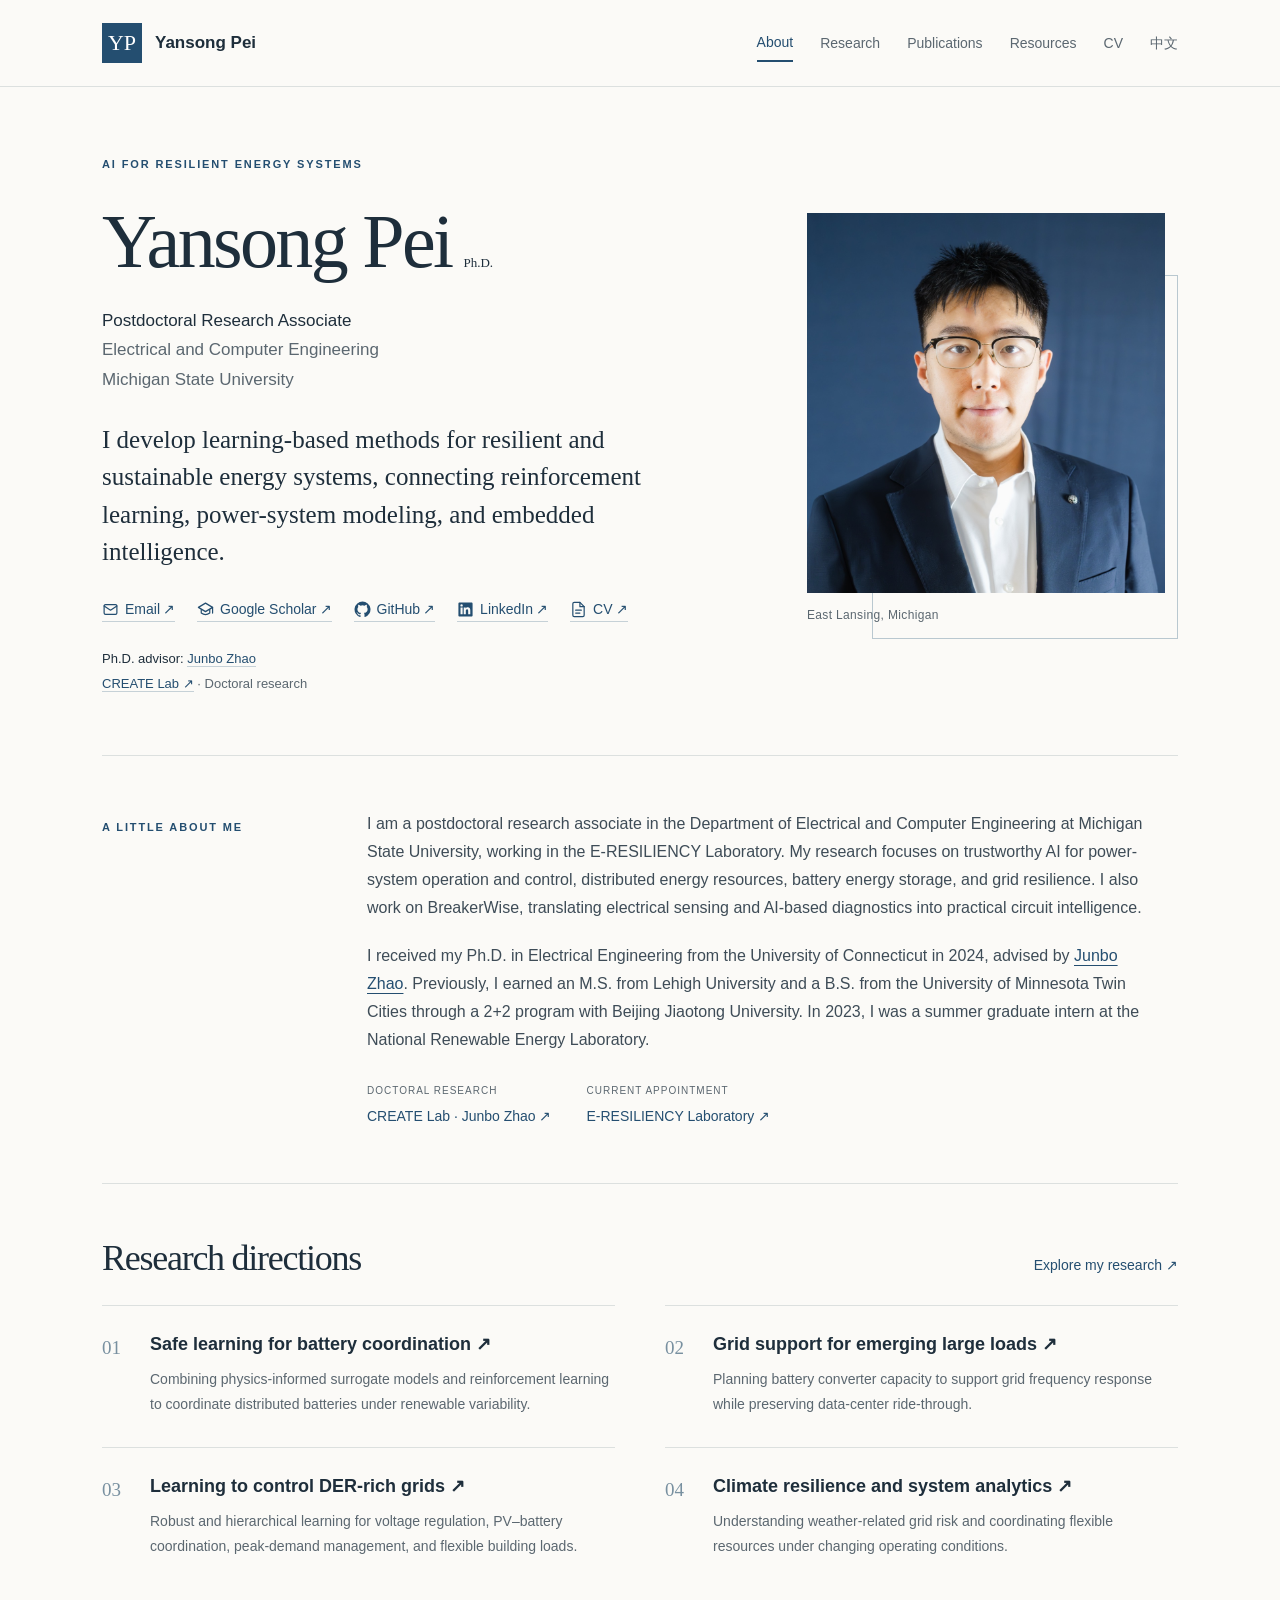
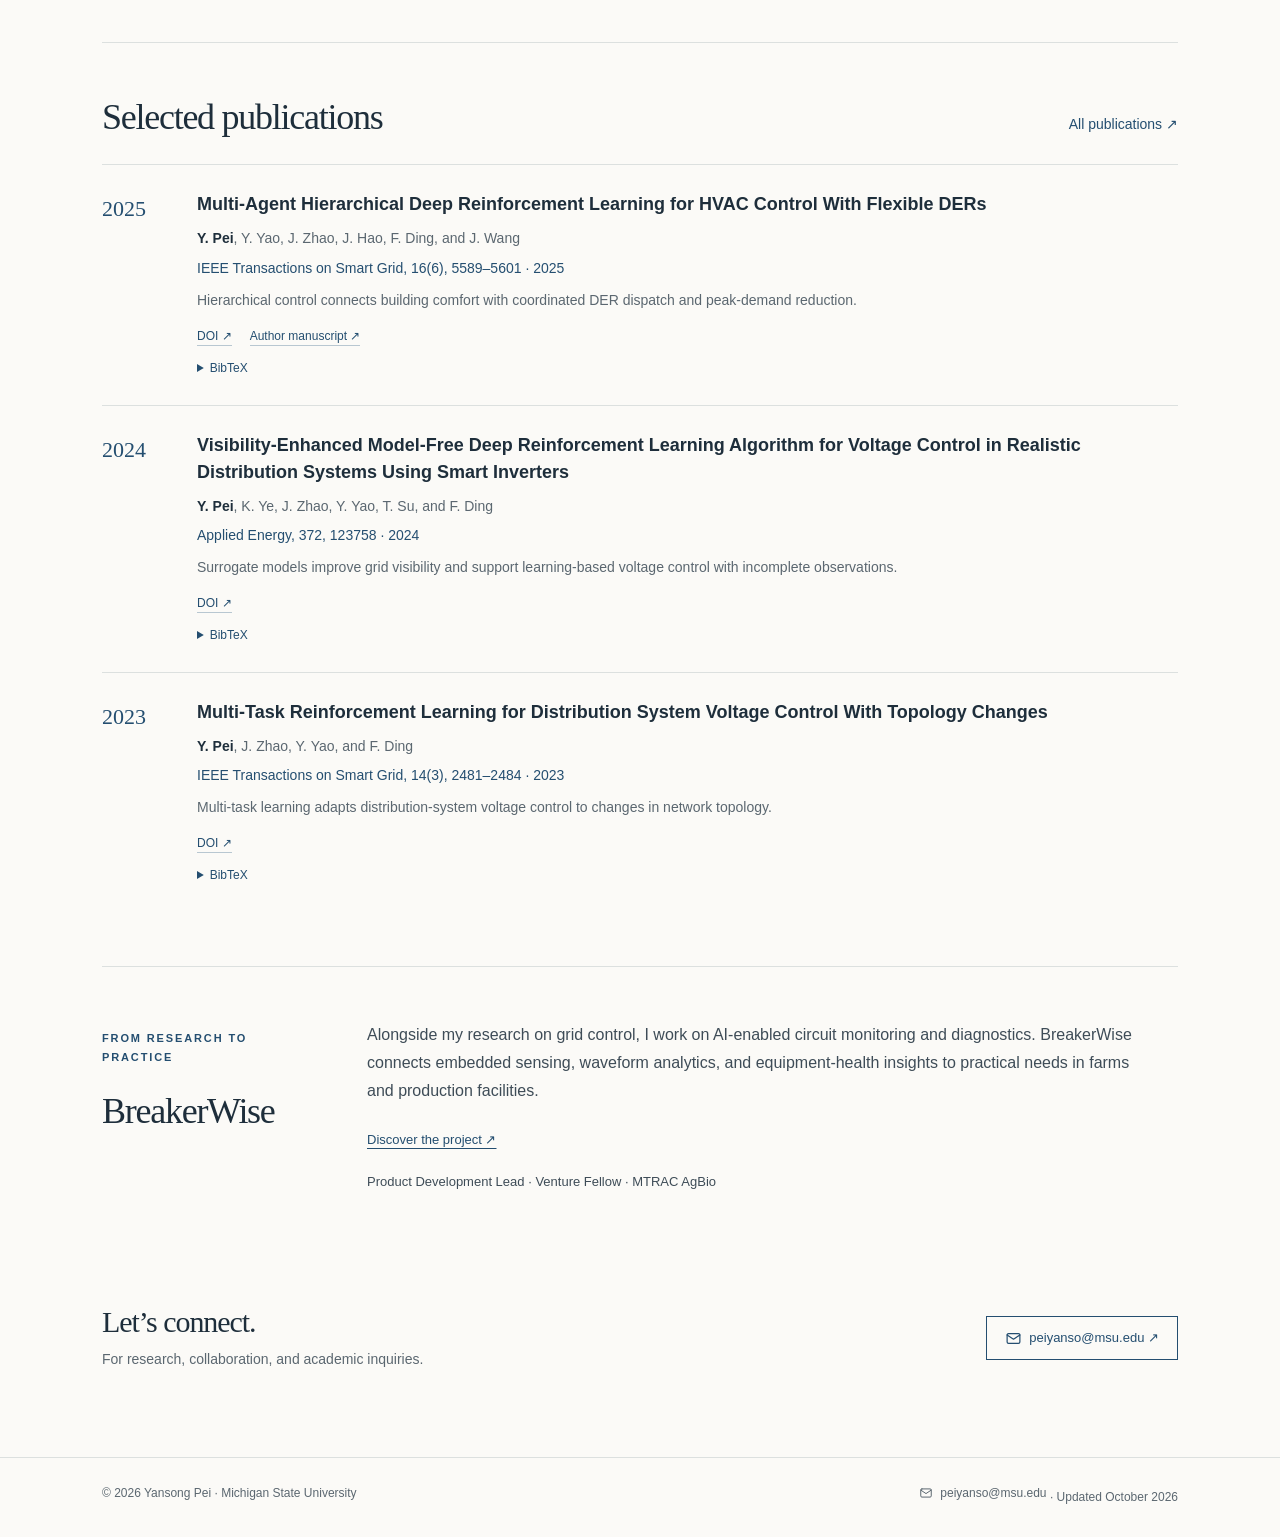
<file: index.html>
<!doctype html>
<html lang="en"><head><meta charset="utf-8"><meta name="viewport" content="width=device-width,initial-scale=1">
<title>Yansong Pei | AI for Power &amp; Energy Systems</title><meta name="description" content="I develop learning-based methods for resilient and sustainable energy systems, connecting reinforcement learning, power-system modeling, and embedded intelligence. Postdoctoral Research Associate at Michigan State University."><meta name="author" content="Yansong Pei"><meta name="robots" content="index,follow,max-image-preview:large"><meta name="google-site-verification" content="vVhUchJQVRA6qV_Si1U12F6eioEQoy0NqhwxMnwNhr4">
<link rel="canonical" href="https://ypp-peipei.github.io/"><link rel="alternate" hreflang="en" href="https://ypp-peipei.github.io/"><link rel="alternate" hreflang="zh-CN" href="https://ypp-peipei.github.io/zh.html"><link rel="alternate" hreflang="x-default" href="https://ypp-peipei.github.io/"><link rel="icon" href="favicon.svg" type="image/svg+xml"><link rel="stylesheet" href="style.css">
<meta property="og:type" content="website"><meta property="og:title" content="Yansong Pei | AI for Power &amp; Energy Systems"><meta property="og:description" content="I develop learning-based methods for resilient and sustainable energy systems, connecting reinforcement learning, power-system modeling, and embedded intelligence. Postdoctoral Research Associate at Michigan State University."><meta property="og:url" content="https://ypp-peipei.github.io/"><meta property="og:image" content="https://ypp-peipei.github.io/portrait.jpg"><meta property="og:image:alt" content="Portrait of Yansong Pei"><meta name="twitter:card" content="summary"><meta name="theme-color" content="#244e70">
<script type="application/ld+json">{"@context": "https://schema.org", "@type": "ProfilePage", "dateModified": "2026-10-23", "url": "https://ypp-peipei.github.io/", "mainEntity": {"@type": "Person", "@id": "https://ypp-peipei.github.io/#person", "name": "Yansong Pei", "url": "https://ypp-peipei.github.io/", "image": "https://ypp-peipei.github.io/portrait.jpg", "jobTitle": "Postdoctoral Research Associate", "description": "I develop learning-based methods for resilient and sustainable energy systems, connecting reinforcement learning, power-system modeling, and embedded intelligence.", "email": "peiyanso@msu.edu", "worksFor": {"@type": "CollegeOrUniversity", "name": "Michigan State University"}, "alumniOf": [{"@type": "CollegeOrUniversity", "name": "University of Connecticut"}, {"@type": "CollegeOrUniversity", "name": "Lehigh University"}, {"@type": "CollegeOrUniversity", "name": "University of Minnesota Twin Cities"}], "sameAs": ["https://scholar.google.com/citations?user=QDawInYAAAAJ&hl=en", "https://github.com/ypp-peipei", "https://www.linkedin.com/in/yansong-pei-6686b8173", "https://www.egr.msu.edu/e-resiliency/people.html"]}}</script><script src="site.js" defer></script></head><body>
<a class="skip" href="#main">Skip to content</a><header class="site-header"><div class="container header-inner"><a class="brand" href="index.html"><span class="monogram" aria-hidden="true">YP</span>Yansong Pei</a><button class="menu-toggle" aria-controls="navigation" aria-expanded="false">Menu</button><nav class="nav" id="navigation" aria-label="Main navigation"><a href="index.html" aria-current="page">About</a><a href="research.html">Research</a><a href="publications.html">Publications</a><a href="materials.html">Resources</a><a href="cv.html">CV</a><a href="zh.html" class="">中文</a></nav></div></header>
<main class="container" id="main"><section class="hero"><div><p class="eyebrow">AI for resilient energy systems</p><h1>Yansong Pei<span class="small" style="letter-spacing:0;margin-left:12px">Ph.D.</span></h1><p class="role"><strong>Postdoctoral Research Associate</strong><br>Electrical and Computer Engineering<br>Michigan State University</p><p class="intro">I develop learning-based methods for resilient and sustainable energy systems, connecting reinforcement learning, power-system modeling, and embedded intelligence.</p><div class="socials"><a href="mailto:peiyanso@msu.edu" class="icon-link"><svg class="link-icon" viewBox="0 0 24 24" width="17" height="17" fill="none" stroke="currentColor" stroke-width="1.7" stroke-linecap="round" stroke-linejoin="round" aria-hidden="true" focusable="false"><rect x="3" y="5" width="18" height="14" rx="2"/><path d="m3 7 9 6 9-6"/></svg>Email <span aria-hidden="true">↗</span></a><a href="https://scholar.google.com/citations?user=QDawInYAAAAJ&amp;hl=en" class="icon-link"><svg class="link-icon" viewBox="0 0 24 24" width="17" height="17" fill="none" stroke="currentColor" stroke-width="1.7" stroke-linecap="round" stroke-linejoin="round" aria-hidden="true" focusable="false"><path d="m2 9 10-6 10 6-10 6L2 9Z"/><path d="M6 12v5c3.5 2.7 8.5 2.7 12 0v-5M22 9v8"/></svg>Google Scholar <span aria-hidden="true">↗</span></a><a href="https://github.com/ypp-peipei" class="icon-link"><svg class="link-icon" viewBox="0 0 24 24" width="17" height="17" fill="none" stroke="currentColor" stroke-width="1.7" stroke-linecap="round" stroke-linejoin="round" aria-hidden="true" focusable="false"><path fill="currentColor" stroke="none" d="M12 .75a11.25 11.25 0 0 0-3.56 21.92c.56.1.77-.24.77-.54v-2.1c-3.13.68-3.79-1.33-3.79-1.33-.51-1.3-1.25-1.65-1.25-1.65-1.02-.7.08-.69.08-.69 1.13.08 1.73 1.16 1.73 1.16 1 1.72 2.64 1.22 3.28.93.1-.72.39-1.22.71-1.5-2.5-.29-5.13-1.25-5.13-5.56 0-1.23.44-2.23 1.16-3.02-.12-.29-.5-1.43.11-2.98 0 0 .95-.3 3.1 1.16a10.8 10.8 0 0 1 5.63 0c2.15-1.46 3.09-1.16 3.09-1.16.61 1.55.23 2.69.11 2.98.73.79 1.16 1.79 1.16 3.02 0 4.32-2.63 5.27-5.14 5.55.4.35.76 1.04.76 2.1v3.09c0 .3.2.65.77.54A11.25 11.25 0 0 0 12 .75Z"/></svg>GitHub <span aria-hidden="true">↗</span></a><a href="https://www.linkedin.com/in/yansong-pei-6686b8173" class="icon-link"><svg class="link-icon" viewBox="0 0 24 24" width="17" height="17" fill="none" stroke="currentColor" stroke-width="1.7" stroke-linecap="round" stroke-linejoin="round" aria-hidden="true" focusable="false"><path fill="currentColor" stroke="none" d="M20.45 2H3.55C2.69 2 2 2.68 2 3.52v16.96c0 .84.69 1.52 1.55 1.52h16.9c.86 0 1.55-.68 1.55-1.52V3.52c0-.84-.69-1.52-1.55-1.52ZM7.93 18.75H4.97V9.2h2.96v9.55ZM6.45 7.9a1.72 1.72 0 1 1 0-3.44 1.72 1.72 0 0 1 0 3.44Zm12.3 10.85h-2.96V14.1c0-1.11-.02-2.54-1.55-2.54-1.55 0-1.79 1.21-1.79 2.46v4.73H9.49V9.2h2.84v1.3h.04c.39-.74 1.36-1.53 2.8-1.53 2.99 0 3.58 1.97 3.58 4.53v5.25Z"/></svg>LinkedIn <span aria-hidden="true">↗</span></a><a href="cv.html" class="icon-link"><svg class="link-icon" viewBox="0 0 24 24" width="17" height="17" fill="none" stroke="currentColor" stroke-width="1.7" stroke-linecap="round" stroke-linejoin="round" aria-hidden="true" focusable="false"><path d="M14 2H6a2 2 0 0 0-2 2v16a2 2 0 0 0 2 2h12a2 2 0 0 0 2-2V8l-6-6Z"/><path d="M14 2v6h6M8 13h8M8 17h6"/></svg>CV <span aria-hidden="true">↗</span></a></div><p class="academic-link">Ph.D. advisor: <a href="https://sites.dartmouth.edu/cpeslab/junbo-zhao/" class="">Junbo Zhao</a><br><a href="https://sites.dartmouth.edu/cpeslab/" class="">CREATE Lab ↗</a> <span class="muted">· Doctoral research</span></p></div><figure class="portrait-wrap"><img class="portrait" src="portrait.jpg" width="1065" height="1600" fetchpriority="high" alt="Yansong Pei"><figcaption>East Lansing, Michigan</figcaption></figure></section>
<section class="section about-grid" aria-labelledby="about-title"><div><p class="eyebrow" id="about-title">A little about me</p></div><div class="prose"><p>I am a postdoctoral research associate in the Department of Electrical and Computer Engineering at Michigan State University, working in the E-RESILIENCY Laboratory. My research focuses on trustworthy AI for power-system operation and control, distributed energy resources, battery energy storage, and grid resilience. I also work on BreakerWise, translating electrical sensing and AI-based diagnostics into practical circuit intelligence.</p><p>I received my Ph.D. in Electrical Engineering from the University of Connecticut in 2024, advised by <a href="https://sites.dartmouth.edu/cpeslab/junbo-zhao/" class="">Junbo Zhao</a>. Previously, I earned an M.S. from Lehigh University and a B.S. from the University of Minnesota Twin Cities through a 2+2 program with Beijing Jiaotong University. In 2023, I was a summer graduate intern at the National Renewable Energy Laboratory.</p><div class="lab-links"><div><span>Doctoral research</span><a href="https://sites.dartmouth.edu/cpeslab/" class="">CREATE Lab · Junbo Zhao ↗</a></div><div><span>Current appointment</span><a href="https://www.egr.msu.edu/e-resiliency/people.html" class="">E-RESILIENCY Laboratory ↗</a></div></div></div></section>
<section class="section"><div class="section-heading"><h2>Research directions</h2><a href="research.html" class="">Explore my research ↗</a></div><div class="research-overview"><article class="research-teaser"><span class="number">01</span><div><h3><a href="research.html#safe-bess" class="">Safe learning for battery coordination <span aria-hidden="true">↗</span></a></h3><p>Combining physics-informed surrogate models and reinforcement learning to coordinate distributed batteries under renewable variability.</p></div></article><article class="research-teaser"><span class="number">02</span><div><h3><a href="research.html#data-centers" class="">Grid support for emerging large loads <span aria-hidden="true">↗</span></a></h3><p>Planning battery converter capacity to support grid frequency response while preserving data-center ride-through.</p></div></article><article class="research-teaser"><span class="number">03</span><div><h3><a href="research.html#der-control" class="">Learning to control DER-rich grids <span aria-hidden="true">↗</span></a></h3><p>Robust and hierarchical learning for voltage regulation, PV–battery coordination, peak-demand management, and flexible building loads.</p></div></article><article class="research-teaser"><span class="number">04</span><div><h3><a href="research.html#resilience" class="">Climate resilience and system analytics <span aria-hidden="true">↗</span></a></h3><p>Understanding weather-related grid risk and coordinating flexible resources under changing operating conditions.</p></div></article></div></section>
<section class="section"><div class="section-heading"><h2>Selected publications</h2><a href="publications.html" class="">All publications ↗</a></div><article class="publication" id="pei2025hvac" data-paper data-type="journal" data-year="2025" data-search="multi-agent hierarchical deep reinforcement learning for hvac control with flexible ders y. pei, y. yao, j. zhao, j. hao, f. ding, and j. wang ieee transactions on smart grid published 2025">
    <div class="pub-year">2025</div><div><h3><a href="https://doi.org/10.1109/TSG.2025.3598082" class="">Multi-Agent Hierarchical Deep Reinforcement Learning for HVAC Control With Flexible DERs</a></h3><p class="authors"><strong>Y. Pei</strong>, Y. Yao, J. Zhao, J. Hao, F. Ding, and J. Wang</p><p class="venue">IEEE Transactions on Smart Grid, 16(6), 5589–5601 · 2025</p><p class="pub-summary">Hierarchical control connects building comfort with coordinated DER dispatch and peak-demand reduction.</p>
    <div class="pub-links"><a href="https://doi.org/10.1109/TSG.2025.3598082" class="">DOI ↗</a><a href="https://www.osti.gov/pages/servlets/purl/2587057" class="">Author manuscript ↗</a></div><details class="citation"><summary>BibTeX</summary><pre id="bib-pei2025hvac">@article{pei2025hvac,
  title = {{Multi-Agent Hierarchical Deep Reinforcement Learning for HVAC Control With Flexible DERs}},
  author = {Y. Pei and Y. Yao and J. Zhao and J. Hao and F. Ding and J. Wang},
  year = {2025},
  journal = {IEEE Transactions on Smart Grid},
  volume = {16},
  number = {6},
  pages = {5589--5601},
  doi = {10.1109/TSG.2025.3598082}
}</pre><button class="copy" data-copy="bib-pei2025hvac" aria-live="polite">Copy citation</button></details></div></article><article class="publication" id="pei2024visibility" data-paper data-type="journal" data-year="2024" data-search="visibility-enhanced model-free deep reinforcement learning algorithm for voltage control in realistic distribution systems using smart inverters y. pei, k. ye, j. zhao, y. yao, t. su, and f. ding applied energy published 2024">
    <div class="pub-year">2024</div><div><h3><a href="https://doi.org/10.1016/j.apenergy.2024.123758" class="">Visibility-Enhanced Model-Free Deep Reinforcement Learning Algorithm for Voltage Control in Realistic Distribution Systems Using Smart Inverters</a></h3><p class="authors"><strong>Y. Pei</strong>, K. Ye, J. Zhao, Y. Yao, T. Su, and F. Ding</p><p class="venue">Applied Energy, 372, 123758 · 2024</p><p class="pub-summary">Surrogate models improve grid visibility and support learning-based voltage control with incomplete observations.</p>
    <div class="pub-links"><a href="https://doi.org/10.1016/j.apenergy.2024.123758" class="">DOI ↗</a></div><details class="citation"><summary>BibTeX</summary><pre id="bib-pei2024visibility">@article{pei2024visibility,
  title = {{Visibility-Enhanced Model-Free Deep Reinforcement Learning Algorithm for Voltage Control in Realistic Distribution Systems Using Smart Inverters}},
  author = {Y. Pei and K. Ye and J. Zhao and Y. Yao and T. Su and F. Ding},
  year = {2024},
  journal = {Applied Energy},
  volume = {372},
  pages = {123758},
  doi = {10.1016/j.apenergy.2024.123758}
}</pre><button class="copy" data-copy="bib-pei2024visibility" aria-live="polite">Copy citation</button></details></div></article><article class="publication" id="pei2023multitask" data-paper data-type="journal" data-year="2023" data-search="multi-task reinforcement learning for distribution system voltage control with topology changes y. pei, j. zhao, y. yao, and f. ding ieee transactions on smart grid published 2023">
    <div class="pub-year">2023</div><div><h3><a href="https://doi.org/10.1109/TSG.2022.3233766" class="">Multi-Task Reinforcement Learning for Distribution System Voltage Control With Topology Changes</a></h3><p class="authors"><strong>Y. Pei</strong>, J. Zhao, Y. Yao, and F. Ding</p><p class="venue">IEEE Transactions on Smart Grid, 14(3), 2481–2484 · 2023</p><p class="pub-summary">Multi-task learning adapts distribution-system voltage control to changes in network topology.</p>
    <div class="pub-links"><a href="https://doi.org/10.1109/TSG.2022.3233766" class="">DOI ↗</a></div><details class="citation"><summary>BibTeX</summary><pre id="bib-pei2023multitask">@article{pei2023multitask,
  title = {{Multi-Task Reinforcement Learning for Distribution System Voltage Control With Topology Changes}},
  author = {Y. Pei and J. Zhao and Y. Yao and F. Ding},
  year = {2023},
  journal = {IEEE Transactions on Smart Grid},
  volume = {14},
  number = {3},
  pages = {2481--2484},
  doi = {10.1109/TSG.2022.3233766}
}</pre><button class="copy" data-copy="bib-pei2023multitask" aria-live="polite">Copy citation</button></details></div></article></section>
<section class="section about-grid"><div><p class="eyebrow">From research to practice</p><h2>BreakerWise</h2></div><div class="prose"><p>Alongside my research on grid control, I work on AI-enabled circuit monitoring and diagnostics. BreakerWise connects embedded sensing, waveform analytics, and equipment-health insights to practical needs in farms and production facilities.</p><a href="research.html#breakerwise" class="small">Discover the project ↗</a><p class="small muted" style="margin-top:18px">Product Development Lead · Venture Fellow · MTRAC AgBio</p></div></section>
<section class="contact"><div><h2>Let’s connect.</h2><p>For research, collaboration, and academic inquiries.</p></div><a href="mailto:peiyanso@msu.edu" class="button icon-link"><svg class="link-icon" viewBox="0 0 24 24" width="17" height="17" fill="none" stroke="currentColor" stroke-width="1.7" stroke-linecap="round" stroke-linejoin="round" aria-hidden="true" focusable="false"><rect x="3" y="5" width="18" height="14" rx="2"/><path d="m3 7 9 6 9-6"/></svg>peiyanso@msu.edu ↗</a></section></main>
<footer class="site-footer"><div class="container footer-inner"><div>© 2026 Yansong Pei <span aria-hidden="true">·</span> Michigan State University</div><div><a href="mailto:peiyanso@msu.edu" class="icon-link"><svg class="link-icon" viewBox="0 0 24 24" width="17" height="17" fill="none" stroke="currentColor" stroke-width="1.7" stroke-linecap="round" stroke-linejoin="round" aria-hidden="true" focusable="false"><rect x="3" y="5" width="18" height="14" rx="2"/><path d="m3 7 9 6 9-6"/></svg>peiyanso@msu.edu</a> <span aria-hidden="true">·</span> Updated October 2026</div></div></footer></body></html>
</file>
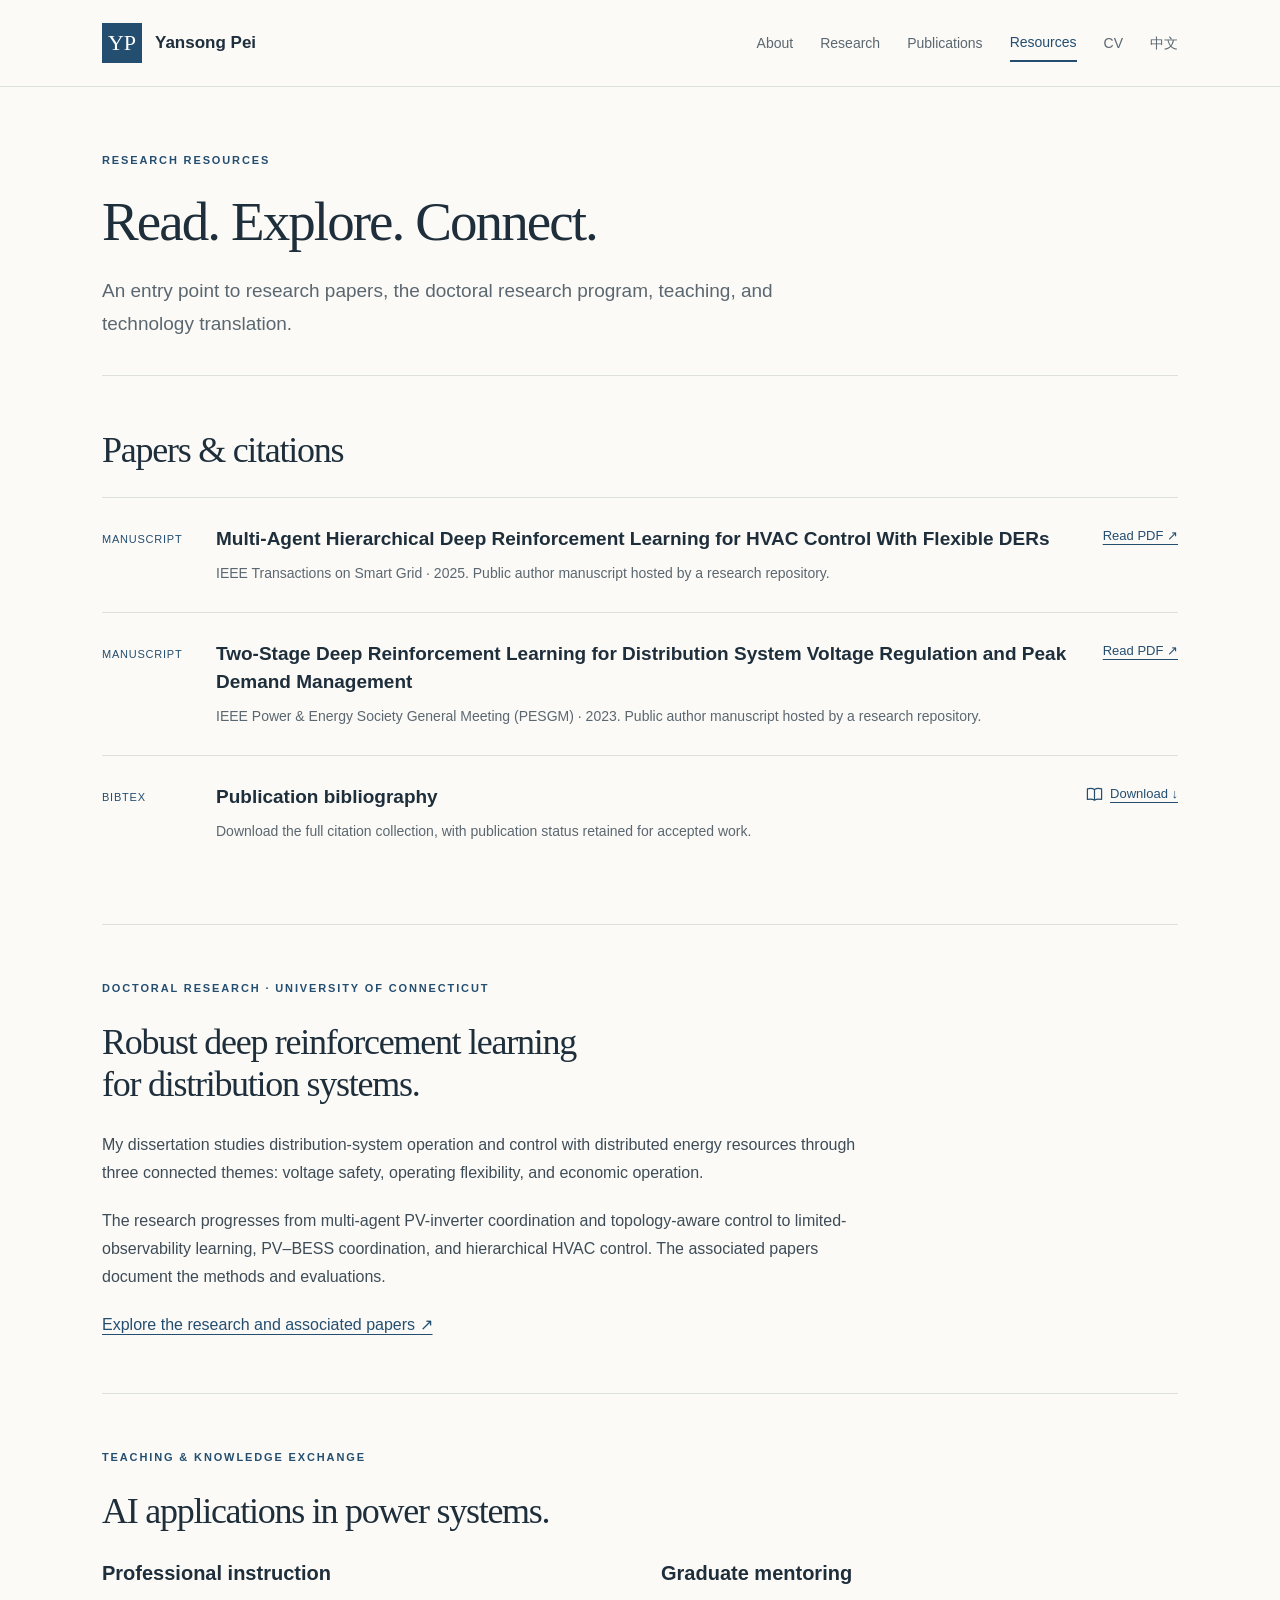
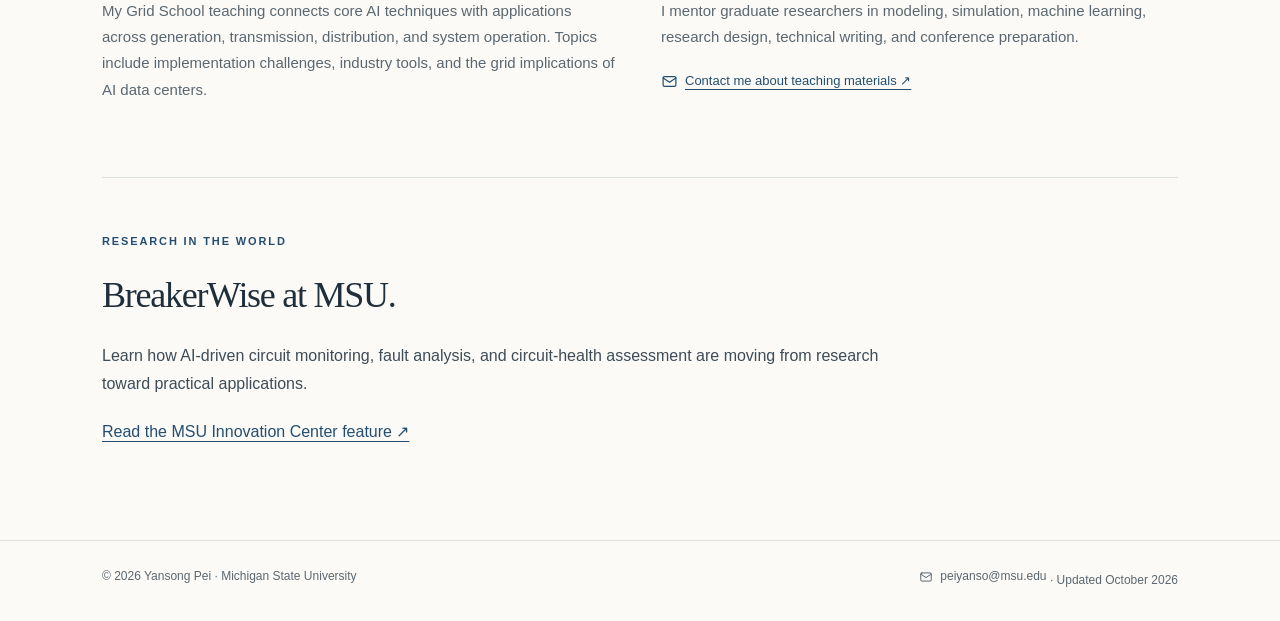
<file: materials.html>
<!doctype html>
<html lang="en"><head><meta charset="utf-8"><meta name="viewport" content="width=device-width,initial-scale=1">
<title>Research Resources | Yansong Pei</title><meta name="description" content="Open author manuscripts, BibTeX, doctoral research overview, AI power-system teaching, and BreakerWise research translation."><meta name="author" content="Yansong Pei"><meta name="robots" content="index,follow,max-image-preview:large">
<link rel="canonical" href="https://ypp-peipei.github.io/materials.html"><link rel="icon" href="favicon.svg" type="image/svg+xml"><link rel="stylesheet" href="style.css">
<meta property="og:type" content="website"><meta property="og:title" content="Research Resources | Yansong Pei"><meta property="og:description" content="Open author manuscripts, BibTeX, doctoral research overview, AI power-system teaching, and BreakerWise research translation."><meta property="og:url" content="https://ypp-peipei.github.io/materials.html"><meta property="og:image" content="https://ypp-peipei.github.io/portrait.jpg"><meta property="og:image:alt" content="Portrait of Yansong Pei"><meta name="twitter:card" content="summary"><meta name="theme-color" content="#244e70">
<script type="application/ld+json">{"@context": "https://schema.org", "@type": "ProfilePage", "dateModified": "2026-10-23", "url": "https://ypp-peipei.github.io/materials.html", "mainEntity": {"@type": "Person", "@id": "https://ypp-peipei.github.io/#person", "name": "Yansong Pei", "url": "https://ypp-peipei.github.io/", "image": "https://ypp-peipei.github.io/portrait.jpg", "jobTitle": "Postdoctoral Research Associate", "description": "I develop learning-based methods for resilient and sustainable energy systems, connecting reinforcement learning, power-system modeling, and embedded intelligence.", "email": "peiyanso@msu.edu", "worksFor": {"@type": "CollegeOrUniversity", "name": "Michigan State University"}, "alumniOf": [{"@type": "CollegeOrUniversity", "name": "University of Connecticut"}, {"@type": "CollegeOrUniversity", "name": "Lehigh University"}, {"@type": "CollegeOrUniversity", "name": "University of Minnesota Twin Cities"}], "sameAs": ["https://scholar.google.com/citations?user=QDawInYAAAAJ&hl=en", "https://github.com/ypp-peipei", "https://www.linkedin.com/in/yansong-pei-6686b8173", "https://www.egr.msu.edu/e-resiliency/people.html"]}}</script><script src="site.js" defer></script></head><body>
<a class="skip" href="#main">Skip to content</a><header class="site-header"><div class="container header-inner"><a class="brand" href="index.html"><span class="monogram" aria-hidden="true">YP</span>Yansong Pei</a><button class="menu-toggle" aria-controls="navigation" aria-expanded="false">Menu</button><nav class="nav" id="navigation" aria-label="Main navigation"><a href="index.html">About</a><a href="research.html">Research</a><a href="publications.html">Publications</a><a href="materials.html" aria-current="page">Resources</a><a href="cv.html">CV</a><a href="zh.html" class="">中文</a></nav></div></header>
<main class="container" id="main"><header class="page-top"><p class="eyebrow">Research resources</p><h1>Read. Explore. Connect.</h1><p class="lead">An entry point to research papers, the doctoral research program, teaching, and technology translation.</p></header><section class="section"><h2>Papers & citations</h2><article class="resource"><span class="format">MANUSCRIPT</span><div><h3>Multi-Agent Hierarchical Deep Reinforcement Learning for HVAC Control With Flexible DERs</h3><p>IEEE Transactions on Smart Grid · 2025. Public author manuscript hosted by a research repository.</p></div><a href="https://www.osti.gov/pages/servlets/purl/2587057" class="">Read PDF ↗</a></article><article class="resource"><span class="format">MANUSCRIPT</span><div><h3>Two-Stage Deep Reinforcement Learning for Distribution System Voltage Regulation and Peak Demand Management</h3><p>IEEE Power &amp; Energy Society General Meeting (PESGM) · 2023. Public author manuscript hosted by a research repository.</p></div><a href="https://www.nrel.gov/docs/fy23osti/84637.pdf" class="">Read PDF ↗</a></article><article class="resource"><span class="format">BIBTEX</span><div><h3>Publication bibliography</h3><p>Download the full citation collection, with publication status retained for accepted work.</p></div><a href="publications.bib" class="icon-link"><svg class="link-icon" viewBox="0 0 24 24" width="17" height="17" fill="none" stroke="currentColor" stroke-width="1.7" stroke-linecap="round" stroke-linejoin="round" aria-hidden="true" focusable="false"><path d="M12 5c-3-2-6-2-10-1v15c4-1 7-1 10 1 3-2 6-2 10-1V4c-4-1-7-1-10 1Zm0 0v15"/></svg>Download ↓</a></article></section><section class="section" id="doctoral-research"><p class="eyebrow">Doctoral research · University of Connecticut</p><h2>Robust deep reinforcement learning<br>for distribution systems.</h2><div class="prose"><p>My dissertation studies distribution-system operation and control with distributed energy resources through three connected themes: voltage safety, operating flexibility, and economic operation.</p><p>The research progresses from multi-agent PV-inverter coordination and topology-aware control to limited-observability learning, PV–BESS coordination, and hierarchical HVAC control. The associated papers document the methods and evaluations.</p><a href="research.html#der-control" class="">Explore the research and associated papers ↗</a></div></section><section class="section"><p class="eyebrow">Teaching & knowledge exchange</p><h2>AI applications in power systems.</h2><div class="teaching"><article><h3>Professional instruction</h3><p>My Grid School teaching connects core AI techniques with applications across generation, transmission, distribution, and system operation. Topics include implementation challenges, industry tools, and the grid implications of AI data centers.</p></article><article><h3>Graduate mentoring</h3><p>I mentor graduate researchers in modeling, simulation, machine learning, research design, technical writing, and conference preparation.</p><a href="mailto:peiyanso@msu.edu" class="small icon-link"><svg class="link-icon" viewBox="0 0 24 24" width="17" height="17" fill="none" stroke="currentColor" stroke-width="1.7" stroke-linecap="round" stroke-linejoin="round" aria-hidden="true" focusable="false"><rect x="3" y="5" width="18" height="14" rx="2"/><path d="m3 7 9 6 9-6"/></svg>Contact me about teaching materials ↗</a></article></div></section><section class="section"><p class="eyebrow">Research in the world</p><h2>BreakerWise at MSU.</h2><div class="prose"><p>Learn how AI-driven circuit monitoring, fault analysis, and circuit-health assessment are moving from research toward practical applications.</p><a href="https://innovationcenter.msu.edu/msus-mtrac-program-creates-solutions/" class="">Read the MSU Innovation Center feature ↗</a></div></section></main>
<footer class="site-footer"><div class="container footer-inner"><div>© 2026 Yansong Pei <span aria-hidden="true">·</span> Michigan State University</div><div><a href="mailto:peiyanso@msu.edu" class="icon-link"><svg class="link-icon" viewBox="0 0 24 24" width="17" height="17" fill="none" stroke="currentColor" stroke-width="1.7" stroke-linecap="round" stroke-linejoin="round" aria-hidden="true" focusable="false"><rect x="3" y="5" width="18" height="14" rx="2"/><path d="m3 7 9 6 9-6"/></svg>peiyanso@msu.edu</a> <span aria-hidden="true">·</span> Updated October 2026</div></div></footer></body></html>
</file>
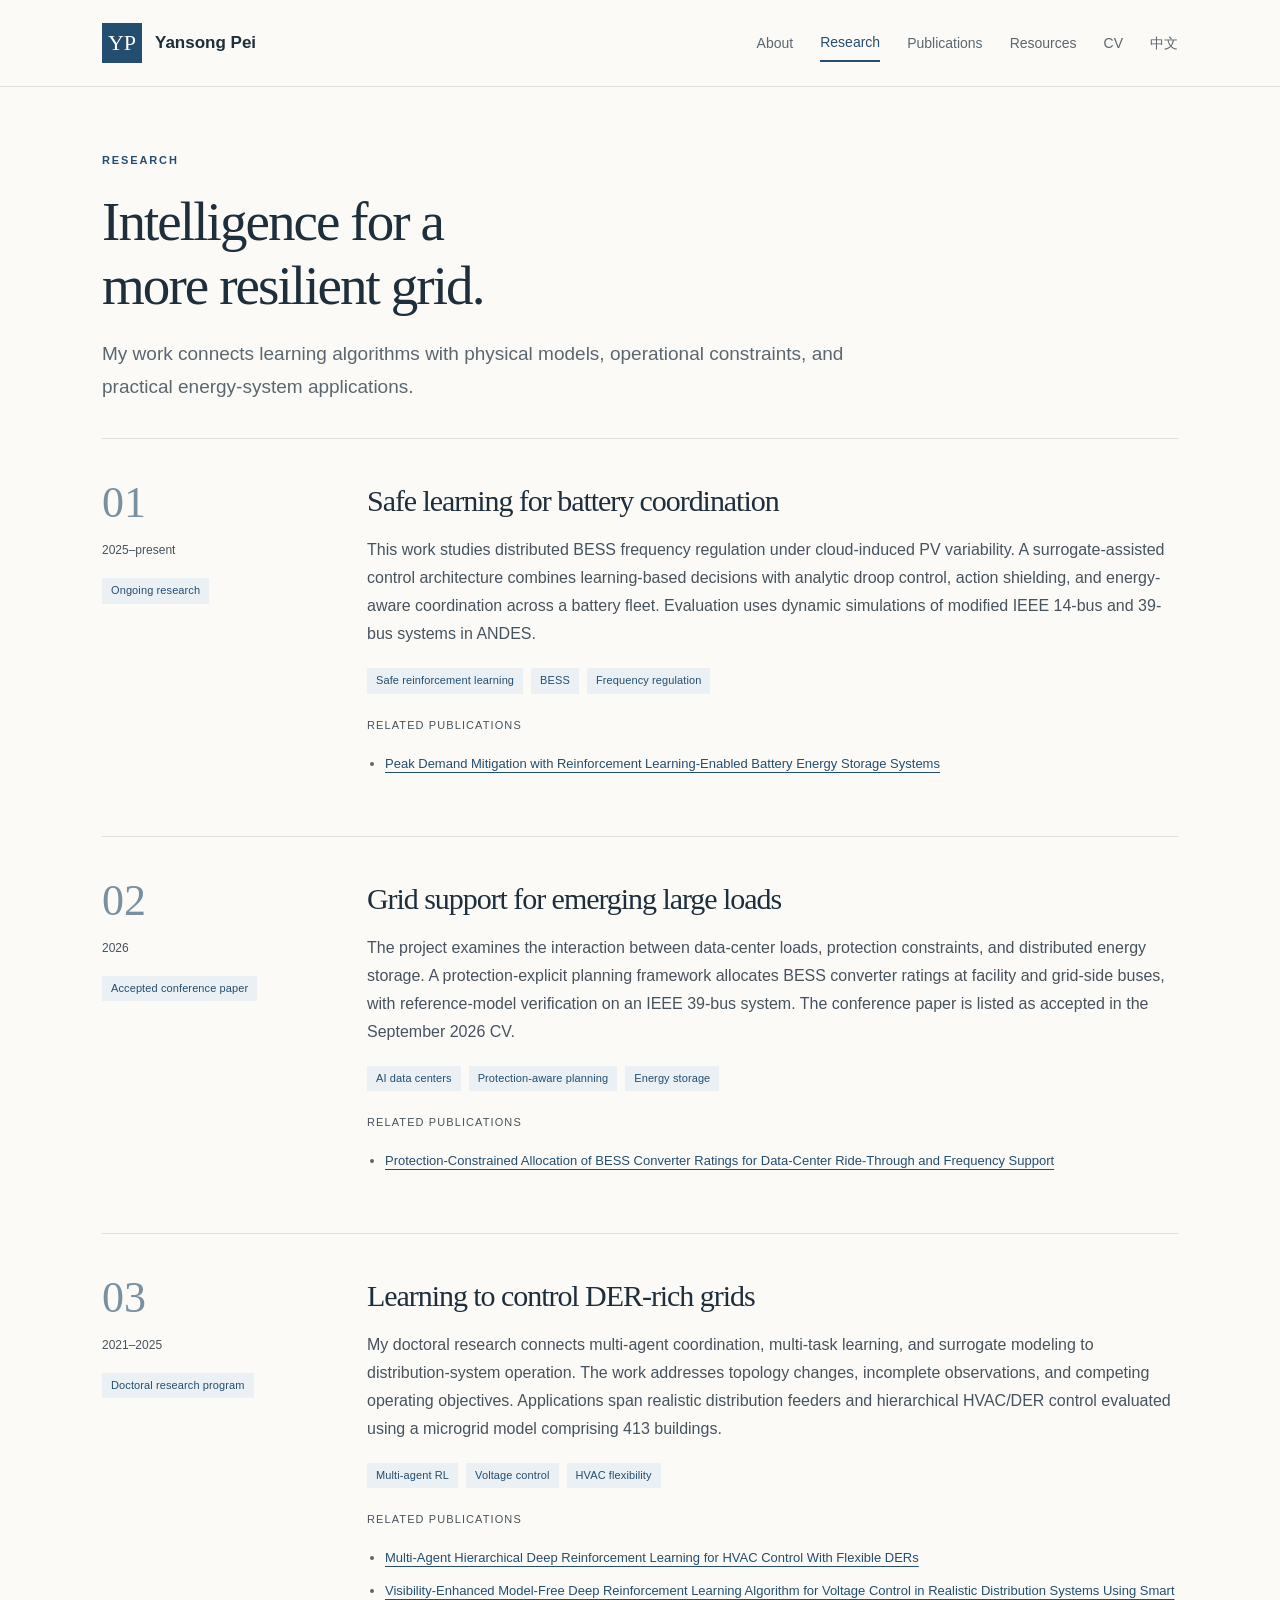
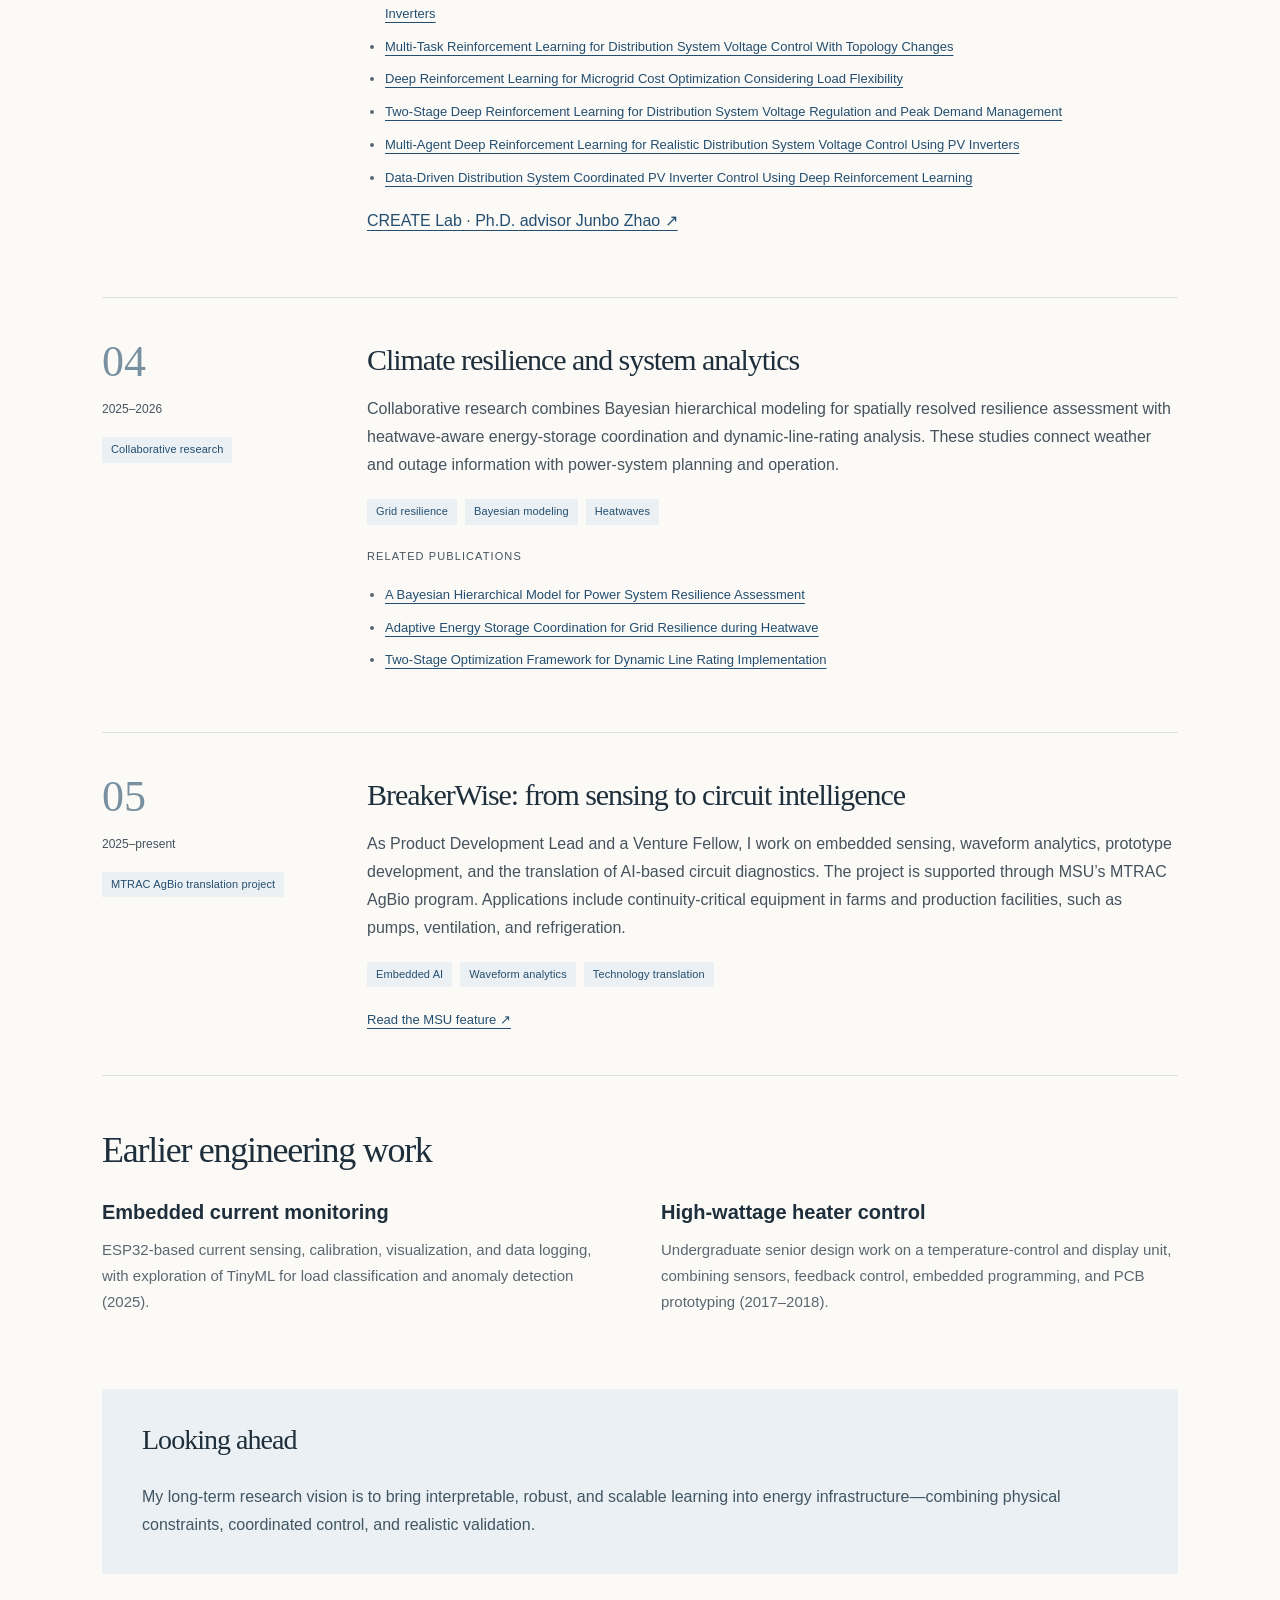
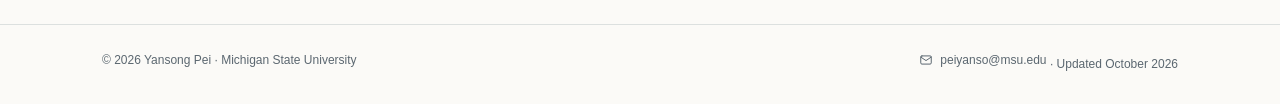
<file: research.html>
<!doctype html>
<html lang="en"><head><meta charset="utf-8"><meta name="viewport" content="width=device-width,initial-scale=1">
<title>Research | Yansong Pei</title><meta name="description" content="Research on safe reinforcement learning, BESS, data-center grid integration, DER control, climate resilience, and embedded circuit intelligence."><meta name="author" content="Yansong Pei"><meta name="robots" content="index,follow,max-image-preview:large">
<link rel="canonical" href="https://ypp-peipei.github.io/research.html"><link rel="icon" href="favicon.svg" type="image/svg+xml"><link rel="stylesheet" href="style.css">
<meta property="og:type" content="website"><meta property="og:title" content="Research | Yansong Pei"><meta property="og:description" content="Research on safe reinforcement learning, BESS, data-center grid integration, DER control, climate resilience, and embedded circuit intelligence."><meta property="og:url" content="https://ypp-peipei.github.io/research.html"><meta property="og:image" content="https://ypp-peipei.github.io/portrait.jpg"><meta property="og:image:alt" content="Portrait of Yansong Pei"><meta name="twitter:card" content="summary"><meta name="theme-color" content="#244e70">
<script type="application/ld+json">{"@context": "https://schema.org", "@type": "ProfilePage", "dateModified": "2026-10-23", "url": "https://ypp-peipei.github.io/research.html", "mainEntity": {"@type": "Person", "@id": "https://ypp-peipei.github.io/#person", "name": "Yansong Pei", "url": "https://ypp-peipei.github.io/", "image": "https://ypp-peipei.github.io/portrait.jpg", "jobTitle": "Postdoctoral Research Associate", "description": "I develop learning-based methods for resilient and sustainable energy systems, connecting reinforcement learning, power-system modeling, and embedded intelligence.", "email": "peiyanso@msu.edu", "worksFor": {"@type": "CollegeOrUniversity", "name": "Michigan State University"}, "alumniOf": [{"@type": "CollegeOrUniversity", "name": "University of Connecticut"}, {"@type": "CollegeOrUniversity", "name": "Lehigh University"}, {"@type": "CollegeOrUniversity", "name": "University of Minnesota Twin Cities"}], "sameAs": ["https://scholar.google.com/citations?user=QDawInYAAAAJ&hl=en", "https://github.com/ypp-peipei", "https://www.linkedin.com/in/yansong-pei-6686b8173", "https://www.egr.msu.edu/e-resiliency/people.html"]}}</script><script src="site.js" defer></script></head><body>
<a class="skip" href="#main">Skip to content</a><header class="site-header"><div class="container header-inner"><a class="brand" href="index.html"><span class="monogram" aria-hidden="true">YP</span>Yansong Pei</a><button class="menu-toggle" aria-controls="navigation" aria-expanded="false">Menu</button><nav class="nav" id="navigation" aria-label="Main navigation"><a href="index.html">About</a><a href="research.html" aria-current="page">Research</a><a href="publications.html">Publications</a><a href="materials.html">Resources</a><a href="cv.html">CV</a><a href="zh.html" class="">中文</a></nav></div></header>
<main class="container" id="main"><header class="page-top"><p class="eyebrow">Research</p><h1>Intelligence for a<br>more resilient grid.</h1><p class="lead">My work connects learning algorithms with physical models, operational constraints, and practical energy-system applications.</p></header><section class="project" id="safe-bess"><aside class="project-aside"><span class="number">01</span><p>2025–present</p><span class="tag">Ongoing research</span></aside><div><h2>Safe learning for battery coordination</h2><p>This work studies distributed BESS frequency regulation under cloud-induced PV variability. A surrogate-assisted control architecture combines learning-based decisions with analytic droop control, action shielding, and energy-aware coordination across a battery fleet. Evaluation uses dynamic simulations of modified IEEE 14-bus and 39-bus systems in ANDES.</p><div class="tags"><span class="tag">Safe reinforcement learning</span><span class="tag">BESS</span><span class="tag">Frequency regulation</span></div><p class="subheading">Related publications</p><ul class="related"><li><a href="publications.html#pei2026peak" class="">Peak Demand Mitigation with Reinforcement Learning-Enabled Battery Energy Storage Systems</a></li></ul></div></section><section class="project" id="data-centers"><aside class="project-aside"><span class="number">02</span><p>2026</p><span class="tag">Accepted conference paper</span></aside><div><h2>Grid support for emerging large loads</h2><p>The project examines the interaction between data-center loads, protection constraints, and distributed energy storage. A protection-explicit planning framework allocates BESS converter ratings at facility and grid-side buses, with reference-model verification on an IEEE 39-bus system. The conference paper is listed as accepted in the September 2026 CV.</p><div class="tags"><span class="tag">AI data centers</span><span class="tag">Protection-aware planning</span><span class="tag">Energy storage</span></div><p class="subheading">Related publications</p><ul class="related"><li><a href="publications.html#pei2026datacenter" class="">Protection-Constrained Allocation of BESS Converter Ratings for Data-Center Ride-Through and Frequency Support</a></li></ul></div></section><section class="project" id="der-control"><aside class="project-aside"><span class="number">03</span><p>2021–2025</p><span class="tag">Doctoral research program</span></aside><div><h2>Learning to control DER-rich grids</h2><p>My doctoral research connects multi-agent coordination, multi-task learning, and surrogate modeling to distribution-system operation. The work addresses topology changes, incomplete observations, and competing operating objectives. Applications span realistic distribution feeders and hierarchical HVAC/DER control evaluated using a microgrid model comprising 413 buildings.</p><div class="tags"><span class="tag">Multi-agent RL</span><span class="tag">Voltage control</span><span class="tag">HVAC flexibility</span></div><p class="subheading">Related publications</p><ul class="related"><li><a href="publications.html#pei2025hvac" class="">Multi-Agent Hierarchical Deep Reinforcement Learning for HVAC Control With Flexible DERs</a></li><li><a href="publications.html#pei2024visibility" class="">Visibility-Enhanced Model-Free Deep Reinforcement Learning Algorithm for Voltage Control in Realistic Distribution Systems Using Smart Inverters</a></li><li><a href="publications.html#pei2023multitask" class="">Multi-Task Reinforcement Learning for Distribution System Voltage Control With Topology Changes</a></li><li><a href="publications.html#pei2024microgrid" class="">Deep Reinforcement Learning for Microgrid Cost Optimization Considering Load Flexibility</a></li><li><a href="publications.html#pei2023twostage" class="">Two-Stage Deep Reinforcement Learning for Distribution System Voltage Regulation and Peak Demand Management</a></li><li><a href="publications.html#pei2022multiagent" class="">Multi-Agent Deep Reinforcement Learning for Realistic Distribution System Voltage Control Using PV Inverters</a></li><li><a href="publications.html#pei2021datadriven" class="">Data-Driven Distribution System Coordinated PV Inverter Control Using Deep Reinforcement Learning</a></li></ul><p><a href="https://sites.dartmouth.edu/cpeslab/" class="">CREATE Lab · Ph.D. advisor Junbo Zhao ↗</a></p></div></section><section class="project" id="resilience"><aside class="project-aside"><span class="number">04</span><p>2025–2026</p><span class="tag">Collaborative research</span></aside><div><h2>Climate resilience and system analytics</h2><p>Collaborative research combines Bayesian hierarchical modeling for spatially resolved resilience assessment with heatwave-aware energy-storage coordination and dynamic-line-rating analysis. These studies connect weather and outage information with power-system planning and operation.</p><div class="tags"><span class="tag">Grid resilience</span><span class="tag">Bayesian modeling</span><span class="tag">Heatwaves</span></div><p class="subheading">Related publications</p><ul class="related"><li><a href="publications.html#chaudhary2026bayesian" class="">A Bayesian Hierarchical Model for Power System Resilience Assessment</a></li><li><a href="publications.html#chaudhary2026heatwave" class="">Adaptive Energy Storage Coordination for Grid Resilience during Heatwave</a></li><li><a href="publications.html#abdelkader2026dlr" class="">Two-Stage Optimization Framework for Dynamic Line Rating Implementation</a></li></ul></div></section><section class="project" id="breakerwise"><aside class="project-aside"><span class="number">05</span><p>2025–present</p><span class="tag">MTRAC AgBio translation project</span></aside><div><h2>BreakerWise: from sensing to circuit intelligence</h2><p>As Product Development Lead and a Venture Fellow, I work on embedded sensing, waveform analytics, prototype development, and the translation of AI-based circuit diagnostics. The project is supported through MSU’s MTRAC AgBio program. Applications include continuity-critical equipment in farms and production facilities, such as pumps, ventilation, and refrigeration.</p><div class="tags"><span class="tag">Embedded AI</span><span class="tag">Waveform analytics</span><span class="tag">Technology translation</span></div><a href="https://innovationcenter.msu.edu/msus-mtrac-program-creates-solutions/" class="small">Read the MSU feature ↗</a></div></section><section class="section"><div class="section-heading"><h2>Earlier engineering work</h2></div><div class="teaching"><article><h3>Embedded current monitoring</h3><p>ESP32-based current sensing, calibration, visualization, and data logging, with exploration of TinyML for load classification and anomaly detection (2025).</p></article><article><h3>High-wattage heater control</h3><p>Undergraduate senior design work on a temperature-control and display unit, combining sensors, feedback control, embedded programming, and PCB prototyping (2017–2018).</p></article></div></section><section class="statement"><h2>Looking ahead</h2><p>My long-term research vision is to bring interpretable, robust, and scalable learning into energy infrastructure—combining physical constraints, coordinated control, and realistic validation.</p></section></main>
<footer class="site-footer"><div class="container footer-inner"><div>© 2026 Yansong Pei <span aria-hidden="true">·</span> Michigan State University</div><div><a href="mailto:peiyanso@msu.edu" class="icon-link"><svg class="link-icon" viewBox="0 0 24 24" width="17" height="17" fill="none" stroke="currentColor" stroke-width="1.7" stroke-linecap="round" stroke-linejoin="round" aria-hidden="true" focusable="false"><rect x="3" y="5" width="18" height="14" rx="2"/><path d="m3 7 9 6 9-6"/></svg>peiyanso@msu.edu</a> <span aria-hidden="true">·</span> Updated October 2026</div></div></footer></body></html>
</file>
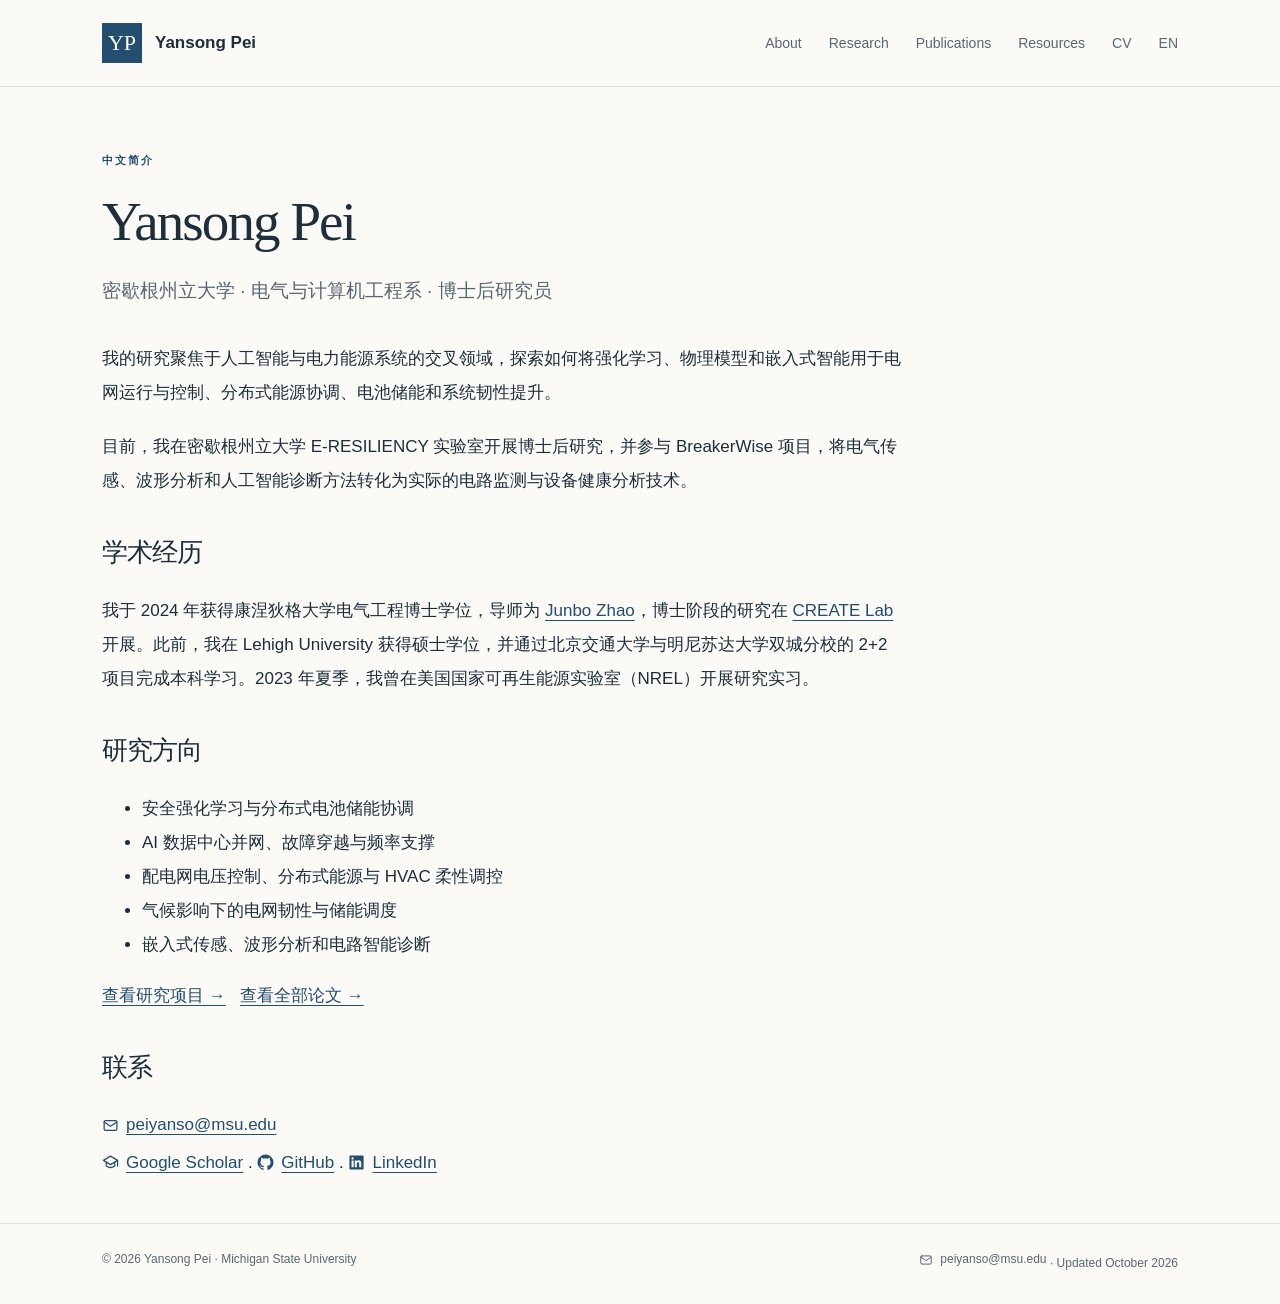
<file: zh.html>
<!doctype html>
<html lang="zh-CN"><head><meta charset="utf-8"><meta name="viewport" content="width=device-width,initial-scale=1">
<title>中文简介 | Yansong Pei</title><meta name="description" content="Yansong Pei：密歇根州立大学博士后研究员，研究人工智能、电力系统、强化学习、储能、电网韧性与嵌入式电路诊断。"><meta name="author" content="Yansong Pei"><meta name="robots" content="index,follow,max-image-preview:large">
<link rel="canonical" href="https://ypp-peipei.github.io/zh.html"><link rel="alternate" hreflang="en" href="https://ypp-peipei.github.io/"><link rel="alternate" hreflang="zh-CN" href="https://ypp-peipei.github.io/zh.html"><link rel="alternate" hreflang="x-default" href="https://ypp-peipei.github.io/"><link rel="icon" href="favicon.svg" type="image/svg+xml"><link rel="stylesheet" href="style.css">
<meta property="og:type" content="website"><meta property="og:title" content="中文简介 | Yansong Pei"><meta property="og:description" content="Yansong Pei：密歇根州立大学博士后研究员，研究人工智能、电力系统、强化学习、储能、电网韧性与嵌入式电路诊断。"><meta property="og:url" content="https://ypp-peipei.github.io/zh.html"><meta property="og:image" content="https://ypp-peipei.github.io/portrait.jpg"><meta property="og:image:alt" content="Portrait of Yansong Pei"><meta name="twitter:card" content="summary"><meta name="theme-color" content="#244e70">
<script type="application/ld+json">{"@context": "https://schema.org", "@type": "ProfilePage", "dateModified": "2026-10-23", "url": "https://ypp-peipei.github.io/zh.html", "mainEntity": {"@type": "Person", "@id": "https://ypp-peipei.github.io/#person", "name": "Yansong Pei", "url": "https://ypp-peipei.github.io/", "image": "https://ypp-peipei.github.io/portrait.jpg", "jobTitle": "Postdoctoral Research Associate", "description": "I develop learning-based methods for resilient and sustainable energy systems, connecting reinforcement learning, power-system modeling, and embedded intelligence.", "email": "peiyanso@msu.edu", "worksFor": {"@type": "CollegeOrUniversity", "name": "Michigan State University"}, "alumniOf": [{"@type": "CollegeOrUniversity", "name": "University of Connecticut"}, {"@type": "CollegeOrUniversity", "name": "Lehigh University"}, {"@type": "CollegeOrUniversity", "name": "University of Minnesota Twin Cities"}], "sameAs": ["https://scholar.google.com/citations?user=QDawInYAAAAJ&hl=en", "https://github.com/ypp-peipei", "https://www.linkedin.com/in/yansong-pei-6686b8173", "https://www.egr.msu.edu/e-resiliency/people.html"]}}</script><script src="site.js" defer></script></head><body>
<a class="skip" href="#main">Skip to content</a><header class="site-header"><div class="container header-inner"><a class="brand" href="index.html"><span class="monogram" aria-hidden="true">YP</span>Yansong Pei</a><button class="menu-toggle" aria-controls="navigation" aria-expanded="false">Menu</button><nav class="nav" id="navigation" aria-label="Main navigation"><a href="index.html">About</a><a href="research.html">Research</a><a href="publications.html">Publications</a><a href="materials.html">Resources</a><a href="cv.html">CV</a><a href="index.html" class="">EN</a></nav></div></header>
<main class="container" id="main"><header class="page-top"><p class="eyebrow">中文简介</p><h1>Yansong Pei</h1><p class="lead">密歇根州立大学 · 电气与计算机工程系 · 博士后研究员</p></header><div class="zh-copy"><p>我的研究聚焦于人工智能与电力能源系统的交叉领域，探索如何将强化学习、物理模型和嵌入式智能用于电网运行与控制、分布式能源协调、电池储能和系统韧性提升。</p><p>目前，我在密歇根州立大学 E-RESILIENCY 实验室开展博士后研究，并参与 BreakerWise 项目，将电气传感、波形分析和人工智能诊断方法转化为实际的电路监测与设备健康分析技术。</p><h2>学术经历</h2><p>我于 2024 年获得康涅狄格大学电气工程博士学位，导师为 <a href="https://sites.dartmouth.edu/cpeslab/junbo-zhao/" class="">Junbo Zhao</a>，博士阶段的研究在 <a href="https://sites.dartmouth.edu/cpeslab/" class="">CREATE Lab</a> 开展。此前，我在 Lehigh University 获得硕士学位，并通过北京交通大学与明尼苏达大学双城分校的 2+2 项目完成本科学习。2023 年夏季，我曾在美国国家可再生能源实验室（NREL）开展研究实习。</p><h2>研究方向</h2><ul><li>安全强化学习与分布式电池储能协调</li><li>AI 数据中心并网、故障穿越与频率支撑</li><li>配电网电压控制、分布式能源与 HVAC 柔性调控</li><li>气候影响下的电网韧性与储能调度</li><li>嵌入式传感、波形分析和电路智能诊断</li></ul><p><a href="research.html" class="">查看研究项目 →</a> &nbsp; <a href="publications.html" class="">查看全部论文 →</a></p><h2>联系</h2><p><a href="mailto:peiyanso@msu.edu" class="icon-link"><svg class="link-icon" viewBox="0 0 24 24" width="17" height="17" fill="none" stroke="currentColor" stroke-width="1.7" stroke-linecap="round" stroke-linejoin="round" aria-hidden="true" focusable="false"><rect x="3" y="5" width="18" height="14" rx="2"/><path d="m3 7 9 6 9-6"/></svg>peiyanso@msu.edu</a><br><a href="https://scholar.google.com/citations?user=QDawInYAAAAJ&amp;hl=en" class="icon-link"><svg class="link-icon" viewBox="0 0 24 24" width="17" height="17" fill="none" stroke="currentColor" stroke-width="1.7" stroke-linecap="round" stroke-linejoin="round" aria-hidden="true" focusable="false"><path d="m2 9 10-6 10 6-10 6L2 9Z"/><path d="M6 12v5c3.5 2.7 8.5 2.7 12 0v-5M22 9v8"/></svg>Google Scholar</a> · <a href="https://github.com/ypp-peipei" class="icon-link"><svg class="link-icon" viewBox="0 0 24 24" width="17" height="17" fill="none" stroke="currentColor" stroke-width="1.7" stroke-linecap="round" stroke-linejoin="round" aria-hidden="true" focusable="false"><path fill="currentColor" stroke="none" d="M12 .75a11.25 11.25 0 0 0-3.56 21.92c.56.1.77-.24.77-.54v-2.1c-3.13.68-3.79-1.33-3.79-1.33-.51-1.3-1.25-1.65-1.25-1.65-1.02-.7.08-.69.08-.69 1.13.08 1.73 1.16 1.73 1.16 1 1.72 2.64 1.22 3.28.93.1-.72.39-1.22.71-1.5-2.5-.29-5.13-1.25-5.13-5.56 0-1.23.44-2.23 1.16-3.02-.12-.29-.5-1.43.11-2.98 0 0 .95-.3 3.1 1.16a10.8 10.8 0 0 1 5.63 0c2.15-1.46 3.09-1.16 3.09-1.16.61 1.55.23 2.69.11 2.98.73.79 1.16 1.79 1.16 3.02 0 4.32-2.63 5.27-5.14 5.55.4.35.76 1.04.76 2.1v3.09c0 .3.2.65.77.54A11.25 11.25 0 0 0 12 .75Z"/></svg>GitHub</a> · <a href="https://www.linkedin.com/in/yansong-pei-6686b8173" class="icon-link"><svg class="link-icon" viewBox="0 0 24 24" width="17" height="17" fill="none" stroke="currentColor" stroke-width="1.7" stroke-linecap="round" stroke-linejoin="round" aria-hidden="true" focusable="false"><path fill="currentColor" stroke="none" d="M20.45 2H3.55C2.69 2 2 2.68 2 3.52v16.96c0 .84.69 1.52 1.55 1.52h16.9c.86 0 1.55-.68 1.55-1.52V3.52c0-.84-.69-1.52-1.55-1.52ZM7.93 18.75H4.97V9.2h2.96v9.55ZM6.45 7.9a1.72 1.72 0 1 1 0-3.44 1.72 1.72 0 0 1 0 3.44Zm12.3 10.85h-2.96V14.1c0-1.11-.02-2.54-1.55-2.54-1.55 0-1.79 1.21-1.79 2.46v4.73H9.49V9.2h2.84v1.3h.04c.39-.74 1.36-1.53 2.8-1.53 2.99 0 3.58 1.97 3.58 4.53v5.25Z"/></svg>LinkedIn</a></p></div></main>
<footer class="site-footer"><div class="container footer-inner"><div>© 2026 Yansong Pei <span aria-hidden="true">·</span> Michigan State University</div><div><a href="mailto:peiyanso@msu.edu" class="icon-link"><svg class="link-icon" viewBox="0 0 24 24" width="17" height="17" fill="none" stroke="currentColor" stroke-width="1.7" stroke-linecap="round" stroke-linejoin="round" aria-hidden="true" focusable="false"><rect x="3" y="5" width="18" height="14" rx="2"/><path d="m3 7 9 6 9-6"/></svg>peiyanso@msu.edu</a> <span aria-hidden="true">·</span> Updated October 2026</div></div></footer></body></html>
</file>
<file: style.css>
:root{--ink:#1e2e3b;--muted:#5b6770;--blue:#244e70;--paper:#fbfaf7;--line:#dce0df;--pale:#eaf0f3;--serif:Georgia,'Times New Roman',serif;--sans:-apple-system,BlinkMacSystemFont,'Segoe UI',sans-serif}*{box-sizing:border-box}html{scroll-behavior:smooth;scroll-padding-top:95px}body{margin:0;background:var(--paper);color:var(--ink);font:16px/1.75 var(--sans);-webkit-font-smoothing:antialiased}a{color:var(--blue);text-decoration-thickness:1px;text-underline-offset:4px}a:hover{color:#0d2941}button,input,select{font:inherit}button,a,input,select,summary{-webkit-tap-highlight-color:transparent}a:focus-visible,button:focus-visible,input:focus-visible,select:focus-visible,summary:focus-visible{outline:3px solid #a87128;outline-offset:5px}h1,h2,h3,p{margin-top:0}h1,h2{font-family:var(--serif);font-weight:400;line-height:1.15;letter-spacing:-.035em}h1{font-size:clamp(48px,6vw,76px);margin-bottom:20px}h2{font-size:36px;margin-bottom:26px}h3{font-size:20px;line-height:1.45;font-weight:600;margin-bottom:10px}p{margin-bottom:20px}img{max-width:100%;display:block}button{cursor:pointer}small,.small{font-size:13px}.container{max-width:1160px;margin:auto;padding:0 42px}.skip{position:absolute;left:16px;top:-100px;background:white;padding:10px;z-index:100}.skip:focus{top:12px}.site-header{border-bottom:1px solid var(--line);background:rgba(251,250,247,.97);position:sticky;top:0;z-index:10}.header-inner{height:86px;display:flex;align-items:center;justify-content:space-between;gap:24px}.brand{text-decoration:none;color:var(--ink);font-size:17px;font-weight:650;white-space:nowrap;display:flex;align-items:center;gap:13px}.monogram{font-family:var(--serif);font-size:22px;font-weight:400;background:var(--blue);color:white;width:40px;height:40px;display:grid;place-items:center}.nav{display:flex;align-items:center;gap:27px}.nav a{font-size:14px;text-decoration:none;color:var(--muted);padding:6px 0}.nav a[aria-current=page]{color:var(--blue);border-bottom:2px solid var(--blue)}.nav a:hover{color:var(--blue)}.menu-toggle{display:none;background:none;border:1px solid var(--line);padding:6px 12px;color:var(--ink)}.eyebrow{text-transform:uppercase;font-size:11px;letter-spacing:.17em;font-weight:650;color:var(--blue);margin-bottom:24px}.hero{display:grid;grid-template-columns:minmax(0,1.7fr) minmax(250px,1fr);align-items:center;gap:74px;padding:68px 0 58px}.hero .role{font-size:17px;margin-bottom:26px;color:var(--muted)}.hero .role strong{color:var(--ink);font-weight:500}.hero .intro{font-family:var(--serif);font-size:25px;line-height:1.5;max-width:600px}.portrait-wrap{margin:0;position:relative;padding:0 13px 13px 0}.portrait-wrap:after{content:'';position:absolute;right:0;bottom:0;width:82%;height:85%;border:1px solid #b9c8d0;z-index:-1}.portrait{width:100%;height:380px;object-fit:cover;object-position:50% 23%;background:#254767}.portrait-wrap figcaption{padding:12px 0 0;color:var(--muted);font-size:12px;letter-spacing:.03em}.socials{display:flex;flex-wrap:wrap;align-items:center;gap:10px 22px;margin-top:26px}.socials a{font-size:14px;text-decoration:none;border-bottom:1px solid #c6d1d7}.arrow{padding-left:5px}.section{padding:54px 0;border-top:1px solid var(--line)}.section-heading{display:flex;align-items:baseline;justify-content:space-between;gap:20px}.section-heading>a{font-size:14px;text-decoration:none;white-space:nowrap}.about-grid{display:grid;grid-template-columns:220px minmax(0,1fr);gap:45px}.about-grid .eyebrow{margin-top:8px}.prose{max-width:780px}.prose p{color:#3e4c57}.research-overview{display:grid;grid-template-columns:1fr 1fr;gap:0 50px}.research-teaser{padding:25px 0;border-top:1px solid var(--line);display:grid;grid-template-columns:30px 1fr;gap:18px}.number{font-family:var(--serif);font-size:19px;color:#7890a0}.research-teaser h3{font-size:18px}.research-teaser h3 a{color:var(--ink);text-decoration:none}.research-teaser p{font-size:14px;color:var(--muted);line-height:1.8;margin-bottom:4px}.publication{border-top:1px solid var(--line);padding:26px 0;display:grid;grid-template-columns:75px minmax(0,1fr);gap:20px;scroll-margin-top:100px}.pub-year{font:22px/1.4 var(--serif);color:var(--blue);padding-top:3px}.publication h3{font-size:18px;line-height:1.5;margin:0 0 9px}.publication h3 a{color:var(--ink);text-decoration:none}.publication h3 a:hover{text-decoration:underline}.authors{color:var(--muted);font-size:14px;line-height:1.65;margin:0 0 5px}.authors strong{color:var(--ink);font-weight:650}.venue{font-size:14px;color:var(--blue);margin:0 0 8px}.pub-summary{font-size:14px;color:var(--muted);margin:8px 0 10px}.pub-links{display:flex;align-items:center;gap:18px;flex-wrap:wrap;font-size:12px;line-height:1.5;margin-top:14px}.pub-links a{text-decoration:none;border-bottom:1px solid #b8c7d1}.tag{display:inline-block;font-size:11px;letter-spacing:.01em;padding:3px 9px;background:var(--pale);color:var(--blue)}.tag.accepted{background:#e4eee5;color:#315a3d}.tag.review{background:#f2e9d9;color:#74501f}.award{font-size:11px;color:#795820}.pub-links details{position:relative}.pub-links summary{cursor:pointer;color:var(--blue)}pre{font:12px/1.65 ui-monospace,SFMono-Regular,Consolas,monospace;white-space:pre-wrap;overflow-wrap:anywhere;background:#f0f1ef;padding:20px;margin-bottom:0;border:1px solid var(--line)}.citation{margin-top:12px}.citation summary{font-size:12px;color:var(--blue);cursor:pointer;display:list-item;width:fit-content}.copy{border:1px solid #b9c8d0;background:transparent;padding:4px 10px;color:var(--blue);font-size:12px;margin-top:8px}.page-top{padding:64px 0 35px;max-width:810px}.page-top h1{font-size:55px}.page-top .lead{font-size:19px;color:var(--muted);line-height:1.75;max-width:760px}.page-top .eyebrow{margin-bottom:20px}.page-top p:last-child{margin-bottom:0}.toolbar{margin:16px 0 28px;padding:20px 0;border-top:1px solid var(--line);border-bottom:1px solid var(--line);display:flex;gap:16px;flex-wrap:wrap;align-items:flex-end}.toolbar label{font-size:11px;letter-spacing:.06em;color:var(--muted);display:block}.search-group{flex:1;min-width:180px}.toolbar input,.toolbar select{width:100%;background:white;border:1px solid #bbc7cb;padding:9px 12px;border-radius:0;color:var(--ink);font-size:14px}.filter-group{min-width:160px}.result-count{font-size:12px;color:var(--muted);margin:0 0 14px}.empty{padding:40px 0}.project{padding:42px 0;border-top:1px solid var(--line);display:grid;grid-template-columns:220px minmax(0,1fr);gap:45px}.project-aside .number{font-size:44px;line-height:1}.project-aside p{font-size:12px;color:var(--muted);margin:14px 0}.project h2{font-size:30px;line-height:1.3;margin-bottom:16px}.project p{color:#46535e}.tags{display:flex;flex-wrap:wrap;gap:8px;margin:18px 0}.related{padding-left:18px;font-size:13px;color:var(--muted)}.related li{padding:5px 0}.subheading{font-size:11px;text-transform:uppercase;letter-spacing:.1em;color:var(--blue);margin:22px 0 10px}.statement{padding:35px 40px;background:var(--pale);margin-bottom:50px}.statement h2{font-size:28px}.statement p{margin-bottom:0;color:#415563}.timeline-item{display:grid;grid-template-columns:145px minmax(0,1fr);gap:25px;padding:22px 0;border-top:1px solid var(--line)}.timeline-item .date{font-size:13px;color:var(--blue);padding-top:4px}.timeline-item h3{font-size:18px;margin-bottom:3px}.timeline-item .place{font-size:15px;margin-bottom:8px}.timeline-item .detail{font-size:14px;line-height:1.75;color:var(--muted);margin:0}.cv-section{padding:30px 0}.cv-section h2{font-size:30px}.button{display:inline-flex;align-items:center;gap:12px;border:1px solid var(--blue);padding:10px 18px;font-size:13px;color:var(--blue);text-decoration:none;background:transparent}.button.primary{background:var(--blue);color:white}.resource{display:grid;grid-template-columns:90px 1fr auto;gap:24px;padding:27px 0;border-top:1px solid var(--line);align-items:start}.resource .format{font-size:11px;letter-spacing:.07em;color:var(--blue);padding-top:5px}.resource h3{font-size:19px;margin-bottom:8px}.resource p{font-size:14px;color:var(--muted);margin-bottom:0}.resource>a{font-size:13px;white-space:nowrap}.teaching{display:grid;grid-template-columns:1fr 1fr;gap:42px}.teaching p{font-size:15px;color:var(--muted)}.contact{display:flex;justify-content:space-between;gap:32px;align-items:center;padding:37px 0 45px}.contact h2{font-size:30px;margin-bottom:8px}.contact p{font-size:14px;color:var(--muted);margin-bottom:0}.site-footer{border-top:1px solid var(--line);margin-top:40px;font-size:12px;color:var(--muted)}.footer-inner{padding-top:25px;padding-bottom:30px;display:flex;justify-content:space-between;gap:24px}.footer-inner a{color:var(--muted);text-decoration:none}.muted{color:var(--muted)}[hidden]{display:none!important}.zh-copy{font-size:17px;line-height:2;max-width:800px}.zh-copy h2{font-family:var(--sans);font-size:26px;margin-top:40px}.cv-publications .publication{grid-template-columns:55px 1fr}.cv-publications .publication h3{font-size:15px}.cv-publications .authors,.cv-publications .venue{font-size:12px}.cv-publications .pub-links,.cv-publications details{display:none}
@media(min-width:1300px){.hero{gap:100px}.portrait{height:410px}}@media(max-width:850px){.container{padding:0 28px}.nav{gap:17px}.hero{gap:36px;grid-template-columns:1.45fr 1fr}.portrait{height:330px}.hero .intro{font-size:23px}.about-grid,.project{grid-template-columns:150px minmax(0,1fr);gap:25px}.research-overview{gap:0 30px}}@media(max-width:650px){.container{padding:0 23px}.header-inner{height:72px}.brand{font-size:15px}.menu-toggle{display:block;font-size:13px}.nav{display:none;position:absolute;top:72px;left:0;right:0;padding:20px 24px;background:var(--paper);border-bottom:1px solid var(--line);flex-wrap:wrap;gap:14px 24px}.nav.open{display:flex}.hero{grid-template-columns:1fr;gap:30px;padding:38px 0 40px}.hero h1{font-size:56px}.hero .intro{font-size:23px}.hero .role{font-size:15px}.hero .eyebrow{margin-bottom:18px}.portrait-wrap{max-width:280px}.portrait{height:305px}.hero .socials{gap:11px 20px}.section{padding:36px 0}.about-grid,.project{grid-template-columns:1fr;gap:10px}.about-grid .eyebrow{margin:0 0 15px}.research-overview,.teaching{grid-template-columns:1fr}.section-heading h2{font-size:30px}.section-heading{align-items:baseline}.section-heading>a{font-size:12px}.publication{grid-template-columns:45px minmax(0,1fr);gap:15px}.pub-year{font-size:18px}.publication h3{font-size:16px}.page-top{padding:39px 0 30px}.page-top h1{font-size:44px}.page-top .lead{font-size:17px}.project{padding:32px 0}.project-aside{display:flex;align-items:center;gap:18px;flex-wrap:wrap}.project-aside .number{font-size:28px}.project-aside p{margin:0}.project h2{font-size:27px;margin-top:15px}.timeline-item{grid-template-columns:1fr;gap:5px}.statement{padding:25px}.resource{grid-template-columns:1fr;gap:6px}.resource>a{margin-top:10px}.contact{align-items:flex-start;flex-direction:column;gap:22px}.footer-inner{flex-direction:column;gap:7px}.toolbar .filter-group{min-width:0;flex:1}.search-group{flex-basis:100%}}
@media(prefers-reduced-motion:reduce){html{scroll-behavior:auto}}@media print{body{font-size:11px;background:white;color:#111}.site-header,.site-footer,.skip,.no-print,.contact,.copy,.socials{display:none!important}.container{max-width:none;padding:0}.page-top{padding:0 0 15px}.page-top h1{font-size:34px}.page-top .lead{font-size:12px}.cv-section{padding:12px 0}.cv-section h2{font-size:23px;margin:0 0 12px}.timeline-item{grid-template-columns:115px 1fr;padding:10px 0;gap:15px;break-inside:avoid}.timeline-item h3{font-size:13px}.timeline-item .detail,.timeline-item .place{font-size:11px}.publication{padding:10px 0;break-inside:avoid}.publication h3{font-size:12px}.cv-publications .authors,.cv-publications .venue{font-size:10px}h2,h3{break-after:avoid}a{color:inherit;text-decoration:none}@page{margin:17mm}}
.academic-link{font-size:13px;line-height:1.9;margin-top:25px;margin-bottom:0}.academic-link a{text-decoration:none;border-bottom:1px solid #c6d1d7}.lab-links{display:flex;gap:35px;flex-wrap:wrap;margin-top:28px}.lab-links>div{display:flex;flex-direction:column;gap:5px}.lab-links span{font-size:10px;text-transform:uppercase;letter-spacing:.1em;color:var(--muted)}.lab-links a{font-size:14px;text-decoration:none}

.icon-link{display:inline-flex;align-items:center;gap:7px;vertical-align:baseline}.link-icon{width:17px;height:17px;flex:none;align-self:center}.socials .icon-link{white-space:nowrap;gap:6px}.socials .icon-link>span{margin-left:-3px}.footer-inner .link-icon{width:14px;height:14px}
</file>
